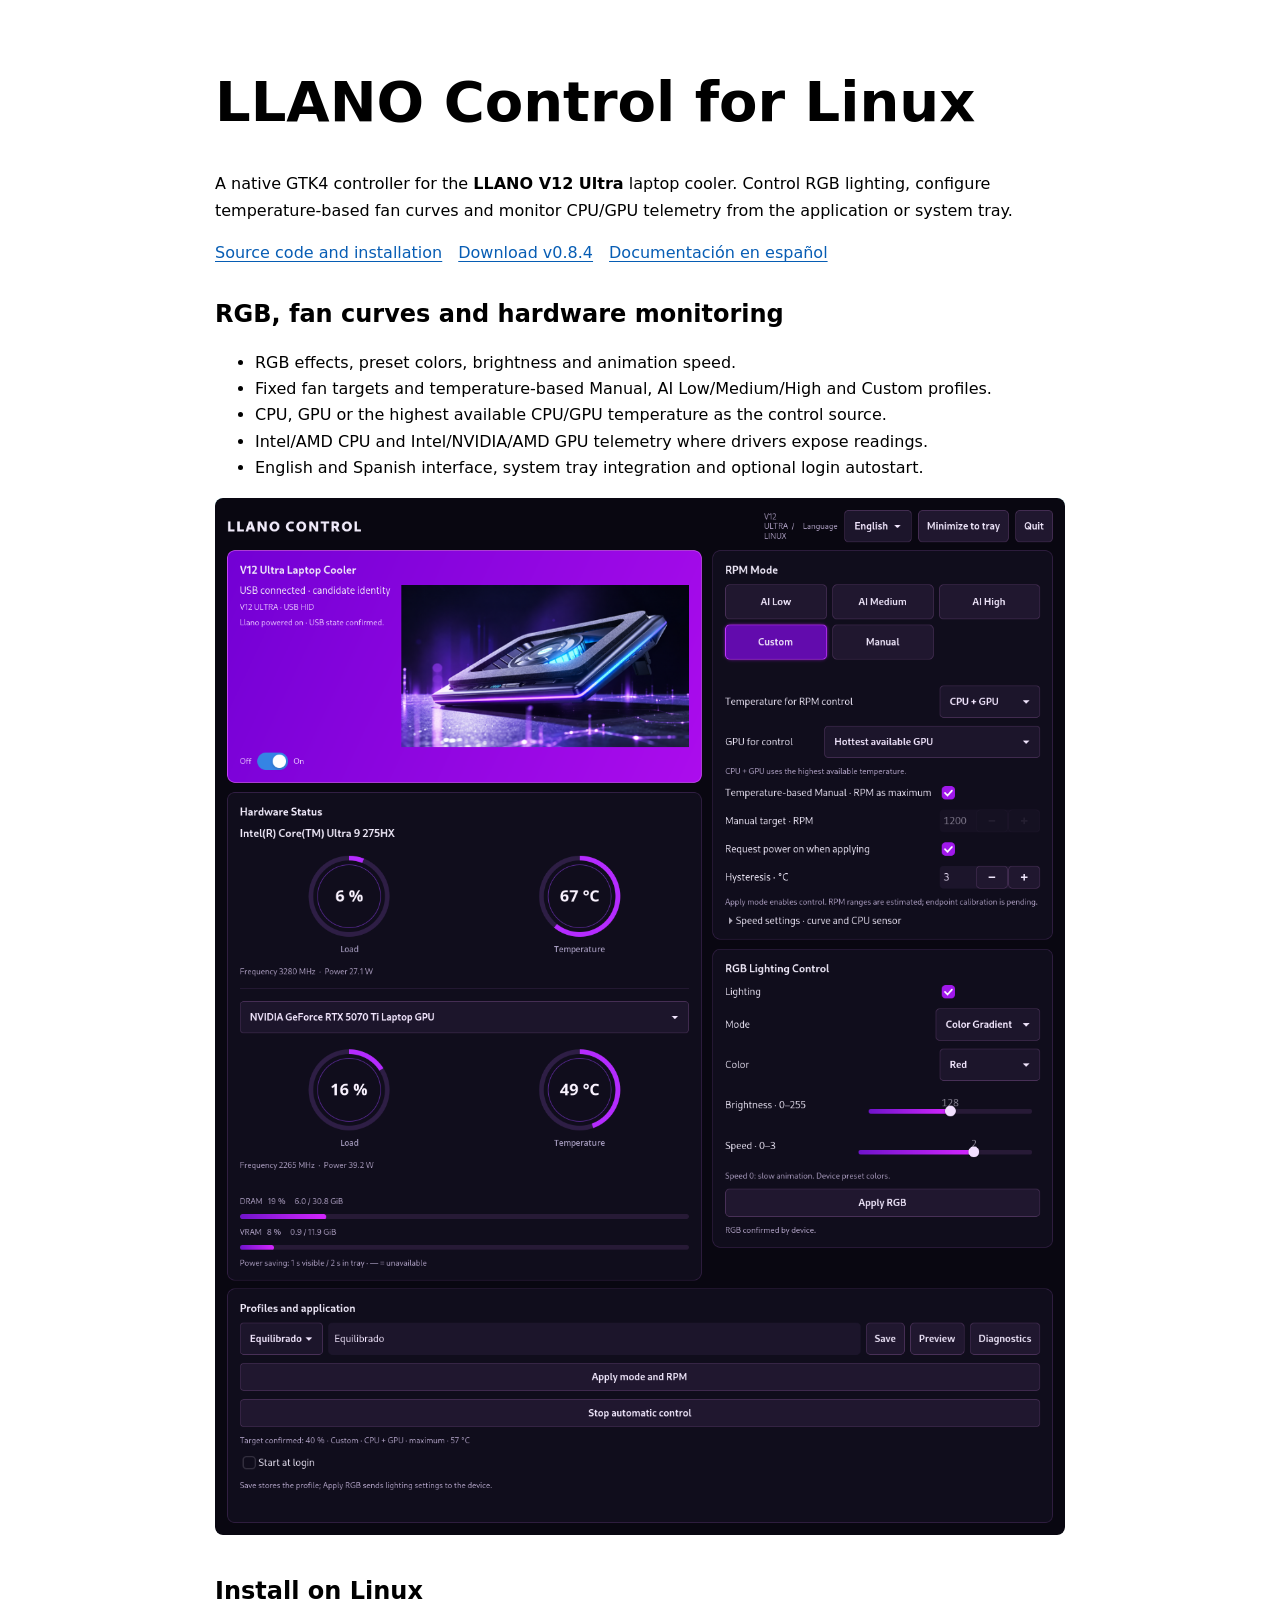
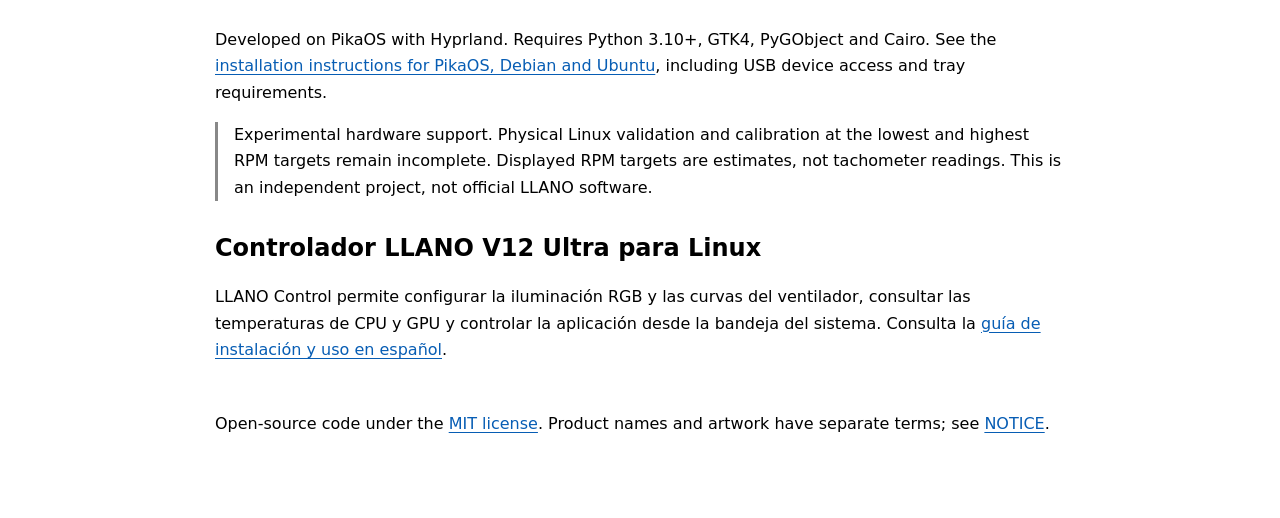
<file: docs/index.html>
<!doctype html>
<html lang="en">
<head>
  <meta charset="utf-8">
  <meta name="viewport" content="width=device-width, initial-scale=1">
  <title>LLANO Control for Linux – LLANO V12 Ultra Controller</title>
  <meta name="description" content="Open-source GTK4 controller for LLANO V12 Ultra on Linux. Control RGB lighting and fan curves, monitor CPU/GPU temperatures, and use the system tray.">
  <link rel="canonical" href="https://tal0nmallorca.github.io/llano-control/">
  <meta name="robots" content="index, follow">
  <meta name="google-site-verification" content="drMaLHFiSn5Z5q_9rcw_ZXqYMFuJiE1iSIqXo9ieO4s">
  <style>
    :root { color-scheme: light dark; font-family: system-ui, sans-serif; line-height: 1.65; }
    body { max-width: 850px; margin: auto; padding: 2rem 1.25rem 4rem; }
    h1 { line-height: 1.15; font-size: clamp(2rem, 6vw, 3.5rem); }
    h2 { line-height: 1.3; margin-top: 2rem; }
    a { color: light-dark(#075db4, #8cc8ff); text-underline-offset: .2em; }
    nav { display: flex; flex-wrap: wrap; gap: 1rem; }
    img { max-width: 100%; height: auto; border-radius: .5rem; }
    .note { border-left: 3px solid #888; padding-left: 1rem; }
    footer { margin-top: 3rem; }
  </style>
</head>
<body>
  <main>
    <h1>LLANO Control for Linux</h1>
    <p>A native GTK4 controller for the <strong>LLANO V12 Ultra</strong> laptop cooler. Control RGB lighting, configure temperature-based fan curves and monitor CPU/GPU telemetry from the application or system tray.</p>
    <nav aria-label="Project links">
      <a href="https://github.com/tal0nmallorca/llano-control">Source code and installation</a>
      <a href="https://github.com/tal0nmallorca/llano-control/releases/tag/v0.8.4">Download v0.8.4</a>
      <a href="https://github.com/tal0nmallorca/llano-control/blob/main/README.es.md" lang="es">Documentación en español</a>
    </nav>
    <h2>RGB, fan curves and hardware monitoring</h2>
    <ul>
      <li>RGB effects, preset colors, brightness and animation speed.</li>
      <li>Fixed fan targets and temperature-based Manual, AI Low/Medium/High and Custom profiles.</li>
      <li>CPU, GPU or the highest available CPU/GPU temperature as the control source.</li>
      <li>Intel/AMD CPU and Intel/NVIDIA/AMD GPU telemetry where drivers expose readings.</li>
      <li>English and Spanish interface, system tray integration and optional login autostart.</li>
    </ul>
    <img src="screenshots/llano-control-nvidia-en.png" alt="LLANO Control GTK4 application on Linux with CPU and NVIDIA GPU telemetry" loading="lazy">
    <h2>Install on Linux</h2>
    <p>Developed on PikaOS with Hyprland. Requires Python 3.10+, GTK4, PyGObject and Cairo. See the <a href="https://github.com/tal0nmallorca/llano-control#install-on-pikaos--debian--ubuntu">installation instructions for PikaOS, Debian and Ubuntu</a>, including USB device access and tray requirements.</p>
    <p class="note">Experimental hardware support. Physical Linux validation and calibration at the lowest and highest RPM targets remain incomplete. Displayed RPM targets are estimates, not tachometer readings. This is an independent project, not official LLANO software.</p>
    <section lang="es">
      <h2>Controlador LLANO V12 Ultra para Linux</h2>
      <p>LLANO Control permite configurar la iluminación RGB y las curvas del ventilador, consultar las temperaturas de CPU y GPU y controlar la aplicación desde la bandeja del sistema. Consulta la <a href="https://github.com/tal0nmallorca/llano-control/blob/main/README.es.md">guía de instalación y uso en español</a>.</p>
    </section>
  </main>
  <footer><p>Open-source code under the <a href="https://github.com/tal0nmallorca/llano-control/blob/main/LICENSE">MIT license</a>. Product names and artwork have separate terms; see <a href="https://github.com/tal0nmallorca/llano-control/blob/main/NOTICE.md">NOTICE</a>.</p></footer>
</body>
</html>
</file>
